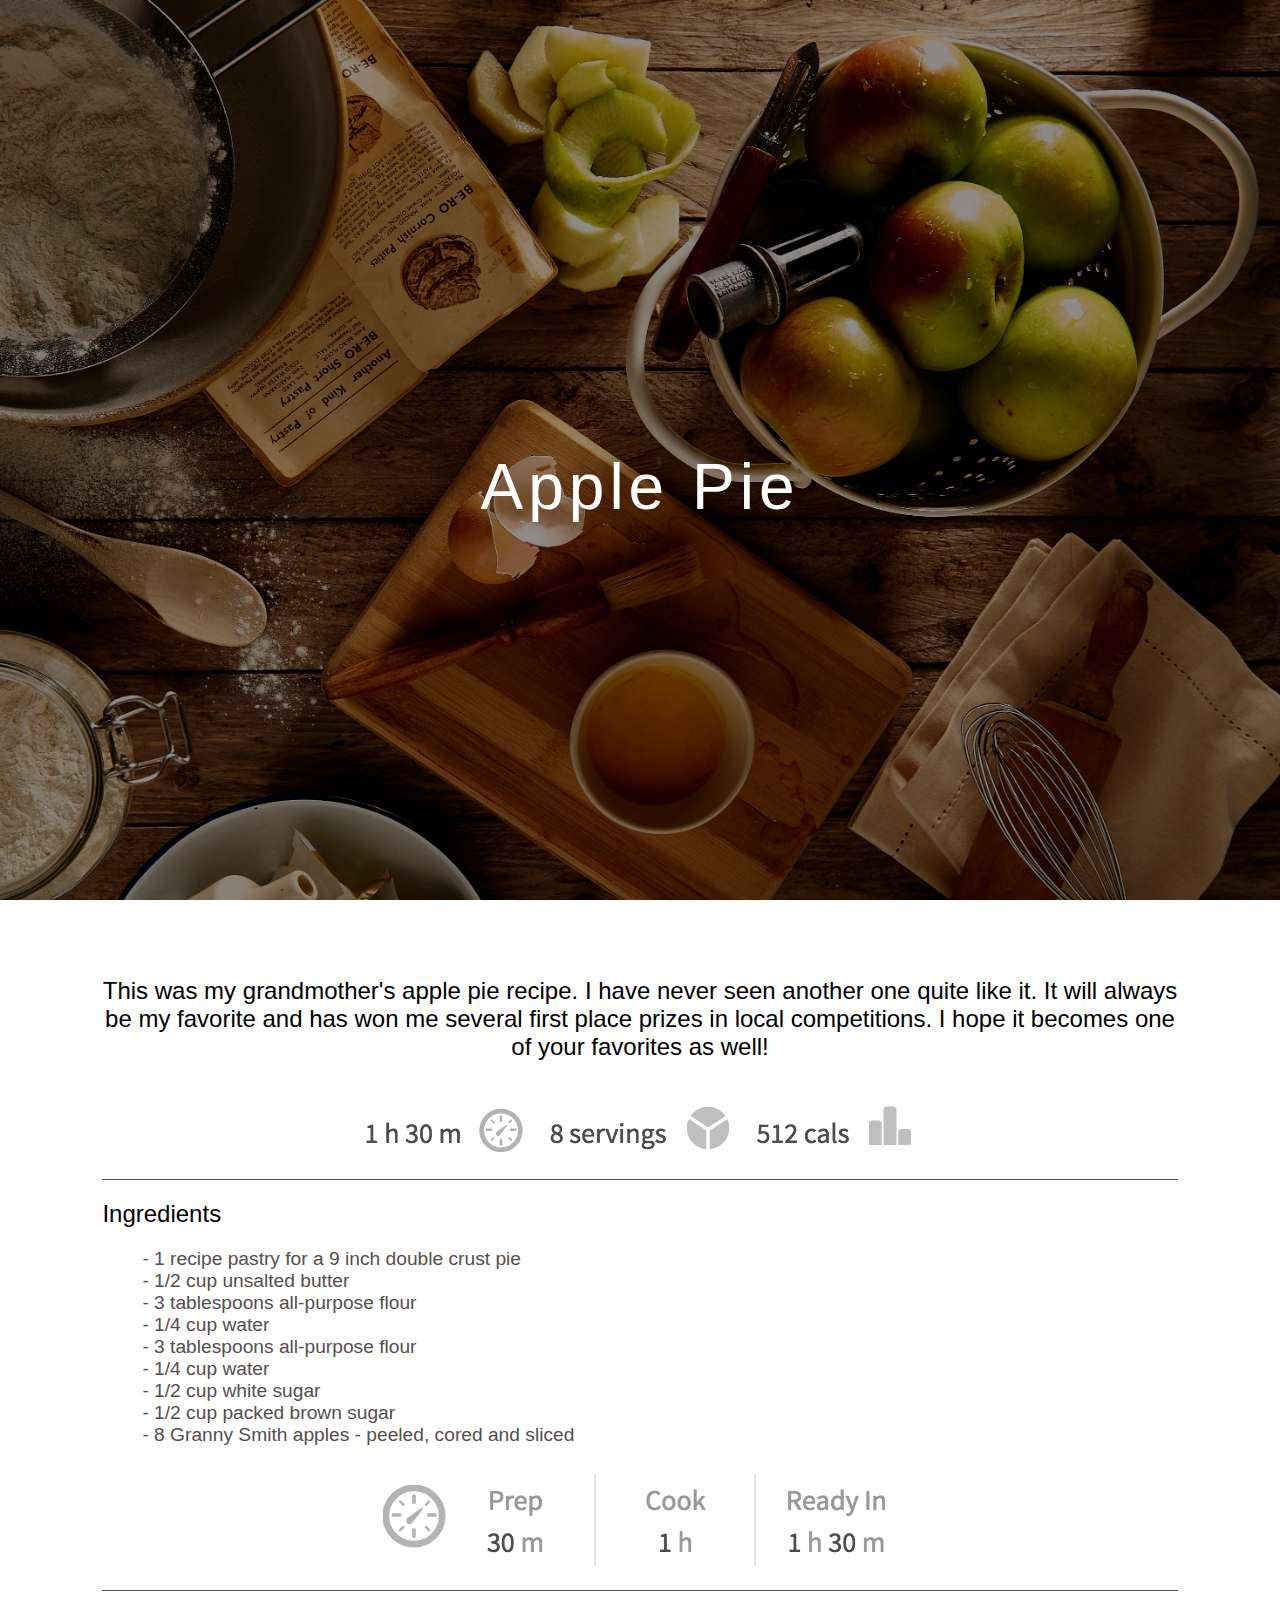
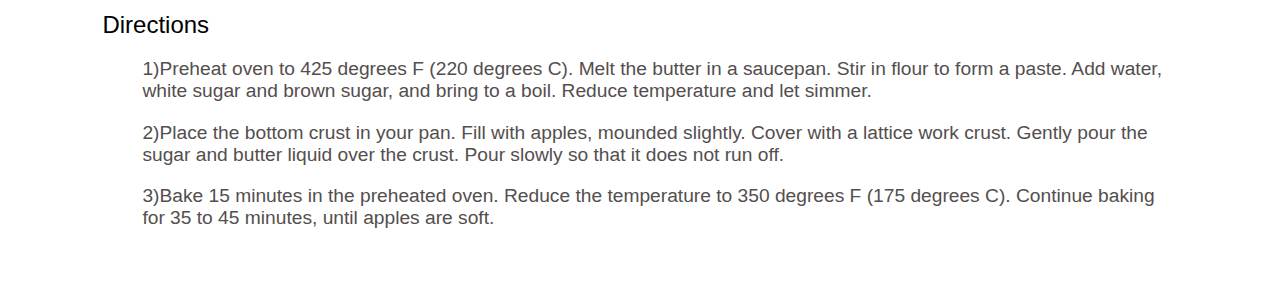
<file: apple-pie-starter-code/index.html>
<!DOCTYPE html>
<html lang="en">
<head>
  <title>Apple Pie Recipe</title>
  <link rel="stylesheet" type="text/css" href="./css/main.css">
</head>
<body>
  <div class="title-apple-pie">
    <h1>Apple Pie</h1>
  </div>
  <div class="box-apple-pie">
  <div class="text-apple-pie">
    <p>This was my grandmother's apple pie recipe. I have never seen another one
    quite like it. It will always be my favorite and has won me several first place
    prizes in local competitions. I hope it becomes one of your favorites as well!</p>
    <img src="./images/recipe-info.png" alt="recipe-info">
  </div>
  <div class="line"></div>
  <div class="ingredients-apple-pie">
    <h2>Ingredients</h2>
    <ul>
      <li>- 1 recipe pastry for a 9 inch double crust pie</li>
      <li>- 1/2 cup unsalted butter</li>
      <li>- 3 tablespoons all-purpose flour</li>
      <li>- 1/4 cup water</li>
      <li>- 3 tablespoons all-purpose flour</li>
      <li>- 1/4 cup water</li>
      <li>- 1/2 cup white sugar</li>
      <li>- 1/2 cup packed brown sugar</li>
      <li>- 8 Granny Smith apples - peeled, cored and sliced</li>
    </ul>
    <img src="./images/cooking-info.png" alt="cooking-info">
  </div>
  <div class="line"></div>
  <div class="directions-apple-pie">
    <h2>Directions</h2>
      <p>1)Preheat oven to 425 degrees F (220 degrees C). Melt the butter in a saucepan. Stir in
      flour to form a paste. Add water, white sugar and brown sugar, and bring to a boil. Reduce
      temperature and let simmer.</p>
      <p>2)Place the bottom crust in your pan. Fill with apples, mounded slightly. Cover with a
      lattice work crust. Gently pour the sugar and butter liquid over the crust. Pour slowly so
      that it does not run off.</p>
      <p>3)Bake 15 minutes in the preheated oven. Reduce the temperature to 350 degrees F (175
      degrees C). Continue baking for 35 to 45 minutes, until apples are soft.</p>
  </div> 
</body>
</html>
</file>
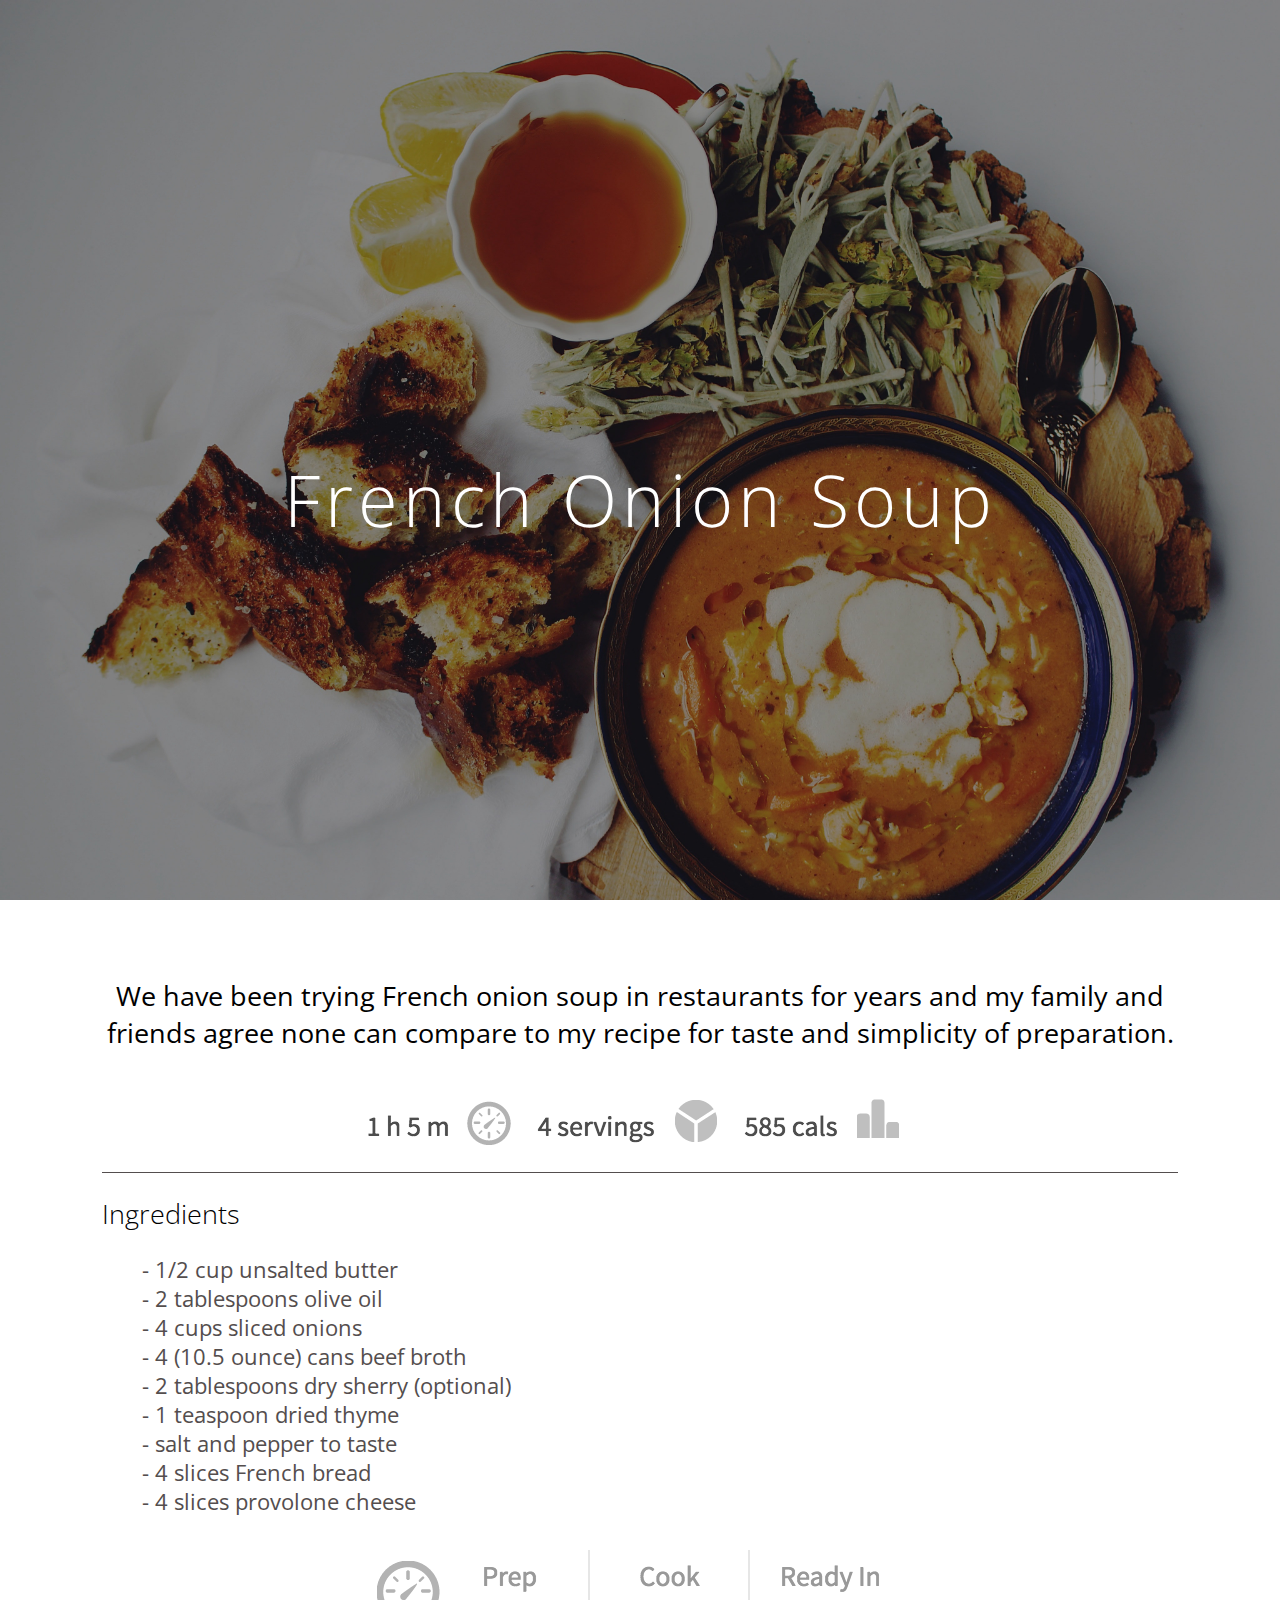
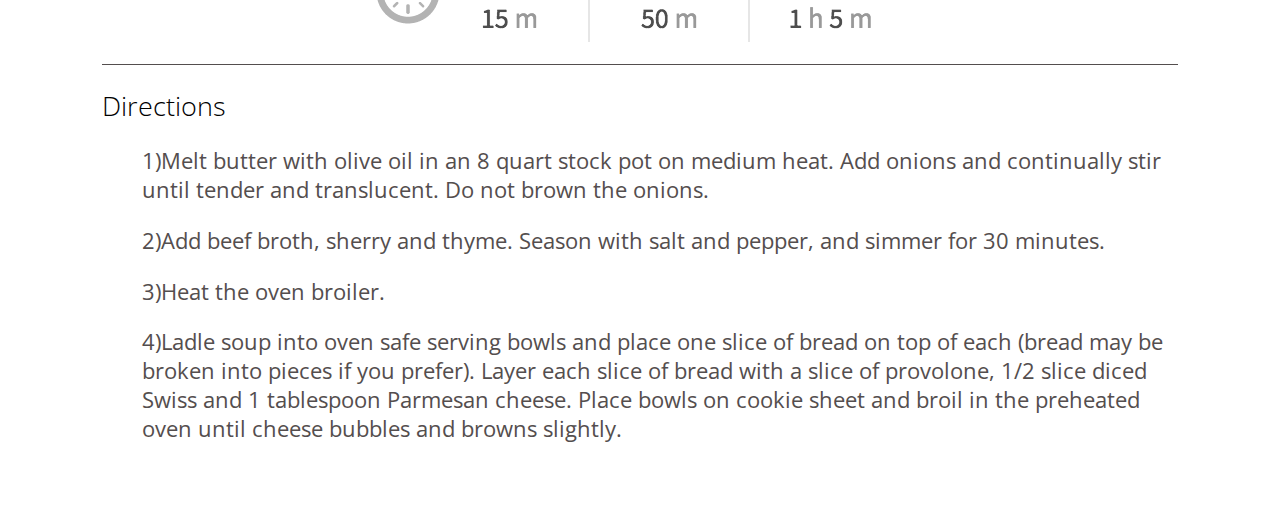
<file: extra-french-soup/index.html>
<!DOCTYPE html>
<html lang="en">
<head>
  <title>French Onion Soup Recipe</title>
  <!-- Google fonts gives us access to the Open Sans Font -->
  <!-- Google fonts is also awesome! Make sure to check it out -->
  <link href="https://fonts.googleapis.com/css?family=Open+Sans:300,600" rel="stylesheet">
  <link rel="stylesheet" type="text/css" href="./css/main.css">
</head>
<body>
  <div class="title-french-onion-soup">
    <h1>French Onion Soup</h1>
  </div>
<div class="box-french-onion-soup">
    <div class="text-french-onion-soup">
        <p>We have been trying French onion soup in restaurants for years and my family
            and friends agree none can compare to my recipe for taste and simplicity of
            preparation.</p>
      <img src="./images/recipe-info.png" alt="recipe-info">
    </div>

<div class="line"></div>
<div class="ingredients-french-onion-soup">
    <h2>Ingredients</h2>
    <ul>
      <li>- 1/2 cup unsalted butter</li>
      <li>- 2 tablespoons olive oil</li>
      <li>- 4 cups sliced onions</li>
      <li>- 4 (10.5 ounce) cans beef broth</li>
      <li>- 2 tablespoons dry sherry (optional)</li>
      <li>- 1 teaspoon dried thyme</li>
      <li>- salt and pepper to taste</li>
      <li>- 4 slices French bread</li>
      <li>- 4 slices provolone cheese</li>
    </ul>
    <img src="./images/cooking-info.png" alt="cooking-info">
  </div>
  <div class="line"></div>
  <div class="directions-french-onion-soup">
    <h2>Directions</h2>
      <p>1)Melt butter with olive oil in an 8 quart stock pot on medium heat. Add onions and
        continually stir until tender and translucent. Do not brown the onions.</p>
      <p>2)Add beef broth, sherry and thyme. Season with salt and pepper, and simmer for 30
        minutes.</p>
      <p>3)Heat the oven broiler.</p>
      <p>4)Ladle soup into oven safe serving bowls and place one slice of bread on top of each
        (bread may be broken into pieces if you prefer). Layer each slice of bread with a slice of
        provolone, 1/2 slice diced Swiss and 1 tablespoon Parmesan cheese. Place bowls on
        cookie sheet and broil in the preheated oven until cheese bubbles and browns slightly.</p>
  </div> 
</div>
</body>
</html>
</file>
<file: apple-pie-starter-code/css/main.css>
h1, body, html, main {
    margin: 0;
  }

body{
    font-family: 'Montserrat', sans-serif;
}
.box-apple-pie {
    margin: 6% 8%;
}
.title-apple-pie h1 {
    text-align: center;
    position: relative;
    top: 50%;
    color: white;
    font-weight: lighter;
    font-size: 4em;
    letter-spacing: 5px;
}
.title-apple-pie {
    margin: 0 auto;
    background-image: url(../images/apple-pie.jpg);
    width: 100%;
    background-size: cover;
    height: 100vh;
}
.text-apple-pie p{
    text-align: center;
    align-content: stretch;
    font-size: 1.5em;

}
.text-apple-pie img {
    display: flex;
    margin: 0 auto;
}
.line{
    height: 1px; 
    background-color:rgb(84, 78, 78);
}
.ingredients-apple-pie h2 {
    font-weight: lighter;
}
.ingredients-apple-pie ul {
    list-style-type: none;
    color: rgb(84, 78, 78);
}
.ingredients-apple-pie ul li{
    font-size: 1.2em;
}
.ingredients-apple-pie img{
    display: flex;
    margin: 0 auto;
}
.directions-apple-pie h2{
    font-weight: lighter;
}
.directions-apple-pie p {
    padding-left: 40px;
    font-size: 1.2em;
    color: rgb(84, 78, 78);
}
</file>
<file: extra-french-soup/css/main.css>
/*Some necessary adjustments*/
h1, body, html, main {
  margin: 0;
}
/*Import the font and set the default size*/
html {
  font-family: 'Open Sans', sans-serif;
  font-size: 18px
}
.title-french-onion-soup {
  background-image: url(../images/soup.jpg);
  width: 100%;
  background-size: cover;
  height: 100vh;
}
.title-french-onion-soup h1{
  text-align: center;
  position: relative;
  top: 50%;
  color: white;
  font-weight: lighter;
  font-size: 4em;
  letter-spacing: 5px;
}
.box-french-onion-soup{
  margin: 6% 8%;
}
.text-french-onion-soup p{
  text-align: center;
  align-content: stretch;
  font-size: 1.5em;
}
.text-french-onion-soup img{
  display: flex;
  margin: 0 auto;
}
.line {
  height: 1px; 
  background-color:rgb(84, 78, 78);
}
.ingredients-french-onion-soup h2{
  font-weight: lighter;
}
.ingredients-french-onion-soup ul {
  list-style-type: none;
  color: rgb(84, 78, 78);
}
.ingredients-french-onion-soup img{
  display: flex;
  margin: 0 auto;
}
.ingredients-french-onion-soup ul li{
  font-size: 1.2em;
}
.directions-french-onion-soup h2{
  font-weight: lighter;
}
.directions-french-onion-soup p {
  padding-left: 40px;
  font-size: 1.2em;
  color: rgb(84, 78, 78);
}
</file>
